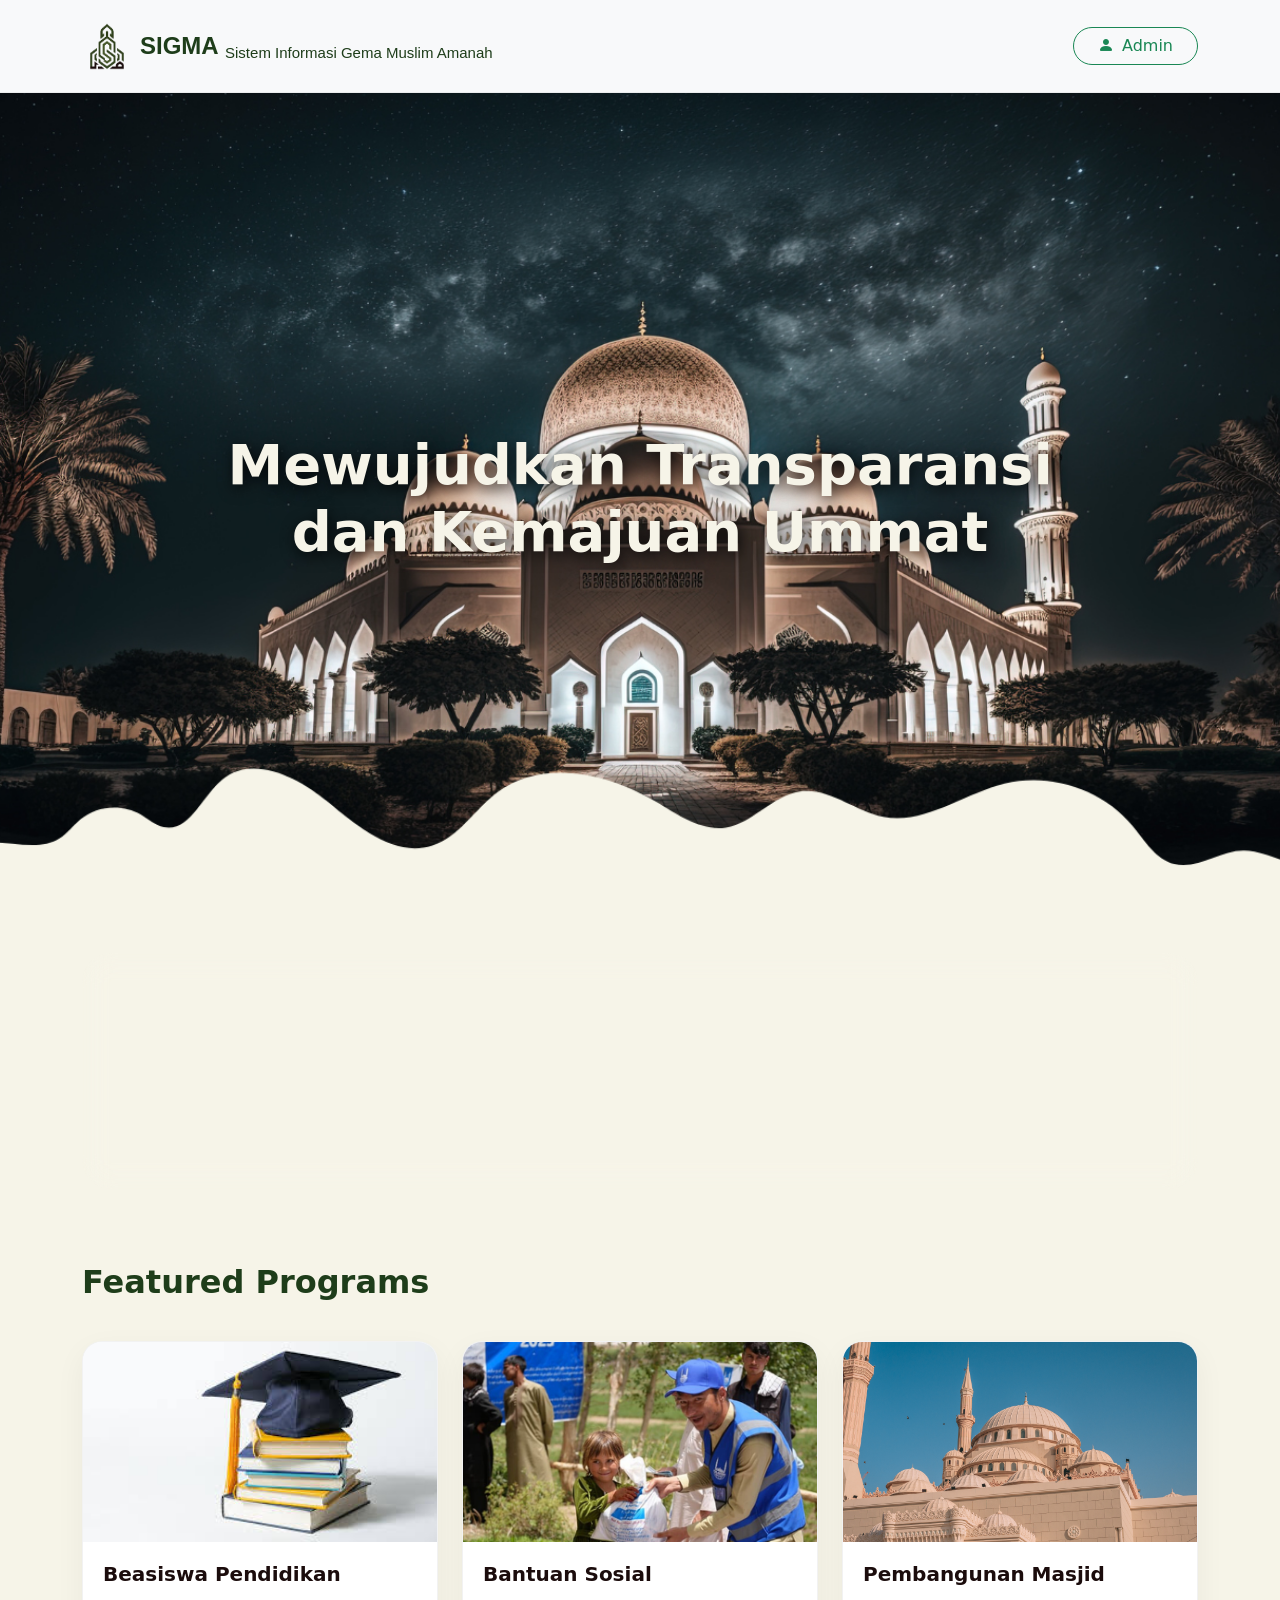
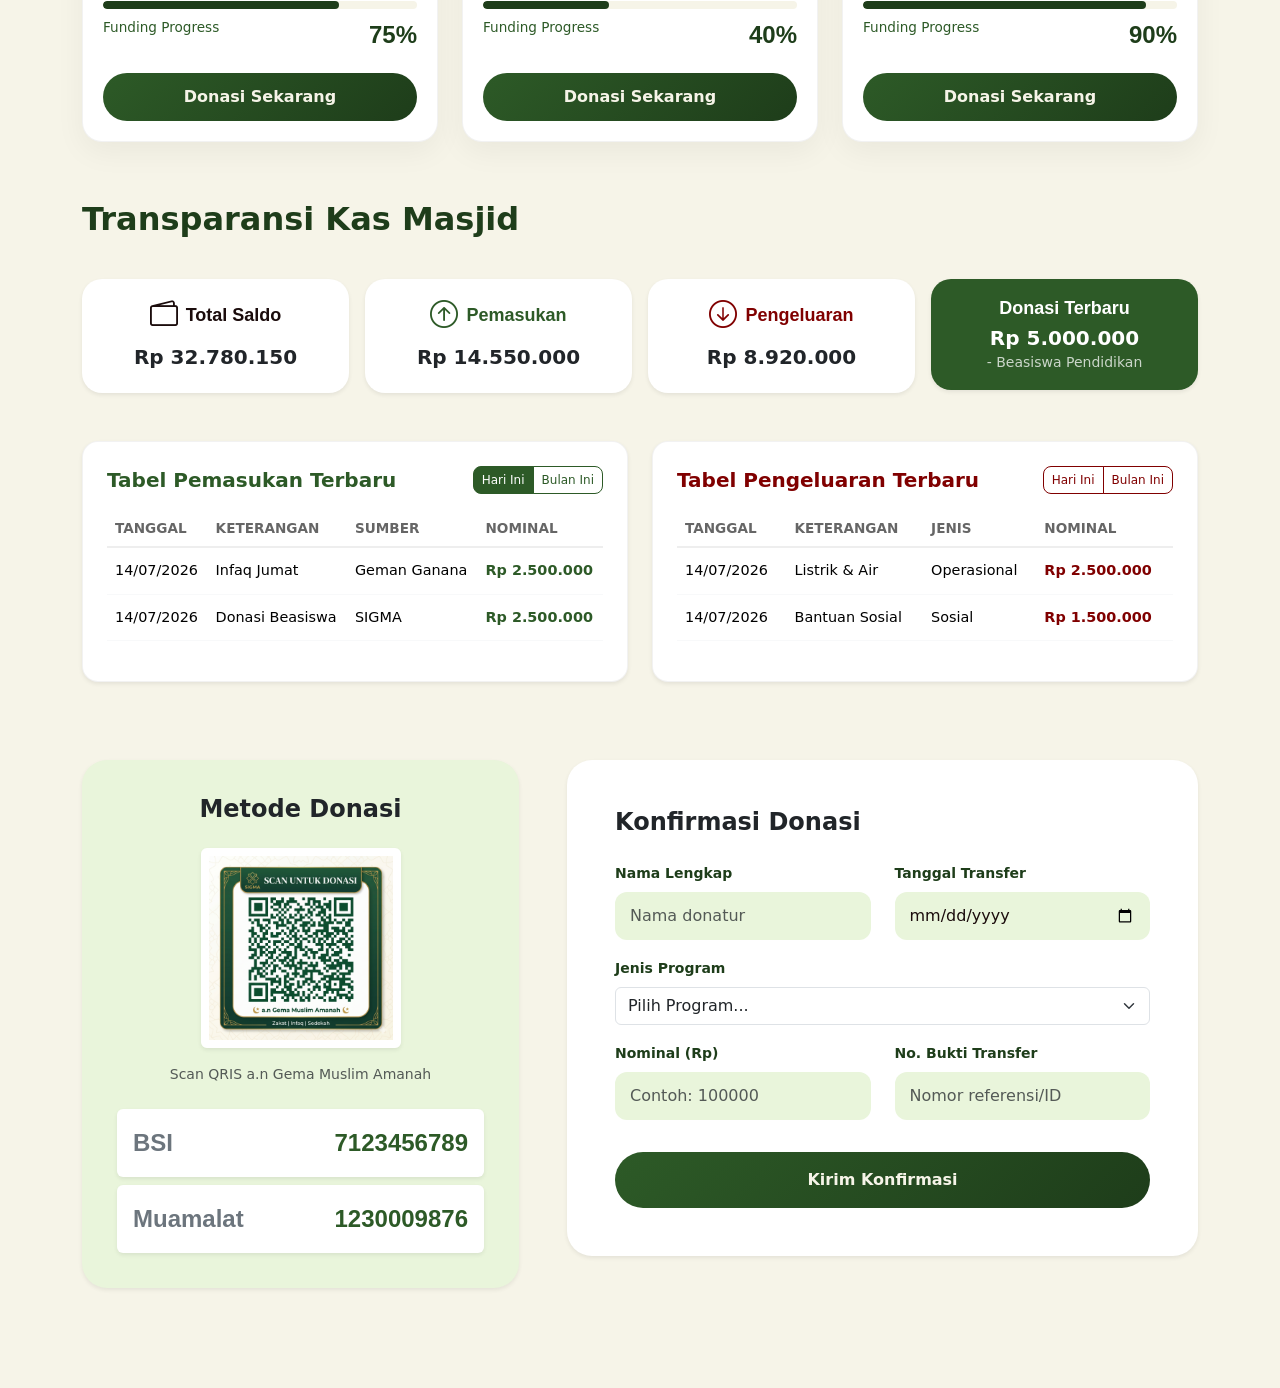
<file: index.html>
<!DOCTYPE html>
<html lang="en">

<head>
    <meta charset="UTF-8">
    <meta name="viewport" content="width=device-width, initial-scale=1.0">
    <title>SIGMA</title>

    <link href="https://cdn.jsdelivr.net/npm/bootstrap@5.3.8/dist/css/bootstrap.min.css" rel="stylesheet"
        integrity="sha384-sRIl4kxILFvY47J16cr9ZwB07vP4J8+LH7qKQnuqkuIAvNWLzeN8tE5YBujZqJLB" crossorigin="anonymous">
    <script src="https://cdn.jsdelivr.net/npm/bootstrap@5.3.8/dist/js/bootstrap.bundle.min.js"
        integrity="sha384-FKyoEForCGlyvwx9Hj09JcYn3nv7wiPVlz7YYwJrWVcXK/BmnVDxM+D2scQbITxI"
        crossorigin="anonymous"></script>
    <link rel="stylesheet" href="https://cdn.jsdelivr.net/npm/bootstrap-icons@1.11.3/font/bootstrap-icons.min.css">
    <link href="https://fonts.googleapis.com/css2?family=Poppins:wght@300;400;600;700&display=swap" rel="stylesheet">
    <link rel="stylesheet" href="style.css">
</head>

<body>
    <nav class="navbar navbar-expand-lg bg-light shadow-sm py-3">
        <div class="container">
            <a class="navbar-brand d-flex align-items-center" href="index.html">
                <img src="asset/SIGMA.png" alt="Logo" height="50" class="me-2">
                <div>
                    <span>SIGMA</span>
                    <sub>Sistem Informasi Gema Muslim Amanah</sub>
                </div>
            </a>

            <div class="ms-auto d-flex align-items-center">

                <a href="login.html" class="btn btn-outline-success rounded-pill px-4 d-flex align-items-center">
                    <i class="bi bi-person-fill me-2"></i> Admin
                </a>
            </div>
        </div>
    </nav>

    <section class="hero-banner">
        <h1 class="hero-title">
            Mewujudkan Transparansi <br> dan Kemajuan Ummat
        </h1>
    </section>

    <section class="about-section">
        <div class="container">
            <div class="glass-box">
                <h2 class="fw-bold mb-4">TENTANG SIGMA</h2>
                <p>SIGMA (Sistem Informasi Gema Muslim Amanah) adalah platform digital yang dirancang untuk memperkuat
                    transparansi dan akuntabilitas organisasi. Kami berfokus pada digitalisasi pengelolaan dana ummat,
                    pelaporan kegiatan secara real-time, dan mempermudah akses informasi bagi para relawan serta donatur
                    secara amanah.</p>
            </div>
        </div>
    </section>

    <section class="programs-section">
        <div class="container">
            <h2 class="section-title">Featured Programs</h2>

            <div class="row g-4 justify-content-center">
                <div class="col-md-4">
                    <div class="program-card">
                        <img src="asset/beasiswa.jpg" alt="Beasiswa Pendidikan">
                        <div class="program-content">
                            <h5>Beasiswa Pendidikan</h5>
                            <div class="progress-info">
                                <div class="progress">
                                    <div class="progress-bar" style="width: 75%"></div>
                                </div>
                                <p>Funding Progress <span>75%</span></p>
                            </div>
                            <a href="#donasi" class="btn-donasi">Donasi Sekarang</a>
                        </div>
                    </div>
                </div>

                <div class="col-md-4">
                    <div class="program-card">
                        <img src="asset/sosial.jpg" alt="Bantuan Sosial">
                        <div class="program-content">
                            <h5>Bantuan Sosial</h5>
                            <div class="progress-info">
                                <div class="progress">
                                    <div class="progress-bar" style="width: 40%"></div>
                                </div>
                                <p>Funding Progress <span>40%</span></p>
                            </div>
                            <a href="#donasi" class="btn-donasi">Donasi Sekarang</a>
                        </div>
                    </div>
                </div>

                <div class="col-md-4">
                    <div class="program-card">
                        <img src="asset/pembangunan.jpg" alt="Pembangunan Masjid">
                        <div class="program-content">
                            <h5>Pembangunan Masjid</h5>
                            <div class="progress-info">
                                <div class="progress">
                                    <div class="progress-bar" style="width: 90%"></div>
                                </div>
                                <p>Funding Progress <span>90%</span></p>
                            </div>
                            <a href="#donasi" class="btn-donasi">Donasi Sekarang</a>
                        </div>
                    </div>
                </div>
            </div>
        </div>
    </section>

    <section class="kas-section py-5">
        <div class="container">
            <h2 class="kas-title">Transparansi Kas Masjid</h2>

            <div class="row g-3 mb-5 text-center">
                <div class="col-md-3">
                    <div class="summary-card shadow-sm p-3">
                        <div class="d-flex align-items-center justify-content-center mb-2">
                            <i class="bi bi-wallet2 fs-3 me-2"></i>
                            <span class="text-kas-1 fw-bold">Total Saldo</span>
                        </div>
                        <h5 class="fw-bold">Rp 32.780.150</h5>
                    </div>
                </div>
                <div class="col-md-3">
                    <div class="summary-card shadow-sm p-3 border-4">
                        <div class="d-flex align-items-center justify-content-center mb-2">
                            <i class="bi bi-arrow-up-circle fs-3 me-2 arrow-up"></i>
                            <span class="text-kas-2 fw-bold">Pemasukan</span>
                        </div>
                        <h5 class="fw-bold">Rp 14.550.000</h5>
                    </div>
                </div>
                <div class="col-md-3">
                    <div class="summary-card shadow-sm p-3 border-4">
                        <div class="d-flex align-items-center justify-content-center mb-2">
                            <i class="bi bi-arrow-down-circle fs-3 me-2 arrow-down"></i>
                            <span class="text-kas-3 fw-bold">Pengeluaran</span>
                        </div>
                        <h5 class="fw-bold">Rp 8.920.000</h5>
                    </div>
                </div>
                <div class="col-md-3">
                    <div class="summary-card-donasi shadow-sm p-3 text-white">
                        <span class="text-kas-4 fw-bold d-block mb-1">Donasi Terbaru</span>
                        <h5 class="fw-bold mb-0">Rp 5.000.000</h5>
                        <small class="opacity-75">- Beasiswa Pendidikan</small>
                    </div>
                </div>
            </div>

            <div class="row g-4">
                <div class="col-lg-6">
                    <div class="table-container p-4 shadow-sm bg-white rounded-4">
                        <div class="d-flex justify-content-between align-items-center mb-3">
                            <h5 class="fw-bold mb-0 text-pemasukan">Tabel Pemasukan Terbaru</h5>
                            <div class="btn-group btn-group-sm">
                                <button class="btn btn-outline-pemasukan active">Hari Ini</button>
                                <button class="btn btn-outline-pemasukan">Bulan Ini</button>
                            </div>
                        </div>
                        <div class="table-responsive">
                            <table class="table table-hover align-middle custom-table">
                                <thead>
                                    <tr>
                                        <th>Tanggal</th>
                                        <th>Keterangan</th>
                                        <th>Sumber</th>
                                        <th>Nominal</th>
                                    </tr>
                                </thead>
                                <tbody>
                                    <tr>
                                        <td>14/07/2026</td>
                                        <td>Infaq Jumat</td>
                                        <td>Geman Ganana</td>
                                        <td class="text-pemasukan fw-bold">Rp 2.500.000</td>
                                    </tr>
                                    <tr>
                                        <td>14/07/2026</td>
                                        <td>Donasi Beasiswa</td>
                                        <td>SIGMA</td>
                                        <td class="text-pemasukan fw-bold">Rp 2.500.000</td>
                                    </tr>
                                </tbody>
                            </table>
                        </div>
                    </div>
                </div>

                <div class="col-lg-6">
                    <div class="table-container p-4 shadow-sm bg-white rounded-4">
                        <div class="d-flex justify-content-between align-items-center mb-3">
                            <h5 class="fw-bold mb-0 text-pengeluaran">Tabel Pengeluaran Terbaru</h5>
                            <div class="btn-group btn-group-sm">
                                <button class="btn btn-outline-pengeluaran">Hari Ini</button>
                                <button class="btn btn-outline-pengeluaran">Bulan Ini</button>
                            </div>
                        </div>
                        <div class="table-responsive">
                            <table class="table table-hover align-middle custom-table">
                                <thead>
                                    <tr>
                                        <th>Tanggal</th>
                                        <th>Keterangan</th>
                                        <th>Jenis</th>
                                        <th>Nominal</th>
                                    </tr>
                                </thead>
                                <tbody>
                                    <tr>
                                        <td>14/07/2026</td>
                                        <td>Listrik & Air</td>
                                        <td>Operasional</td>
                                        <td class="text-pengeluaran fw-bold">Rp 2.500.000</td>
                                    </tr>
                                    <tr>
                                        <td>14/07/2026</td>
                                        <td>Bantuan Sosial</td>
                                        <td>Sosial</td>
                                        <td class="text-pengeluaran fw-bold">Rp 1.500.000</td>
                                    </tr>
                                </tbody>
                            </table>
                        </div>
                    </div>
                </div>
            </div>
        </div>
    </section>

    <section class="donation-area" id="donasi">
        <div class="container">
            <div class="row g-5">

                <div class="col-lg-5">
                    <div class="payment-card shadow-sm">
                        <h4 class="fw-bold mb-4 text-center">Metode Donasi</h4>
                        <div class="qr-wrapper text-center mb-4">
                            <img src="asset/qr-code.png" alt="QRIS SIGMA" class="img-fluid rounded shadow-sm"
                                style="max-width: 200px; border: 8px solid white;">
                            <p class="mt-3 text-muted small">Scan QRIS a.n Gema Muslim Amanah</p>
                        </div>

                        <div class="bank-list">
                            <div
                                class="bank-item p-3 mb-2 bg-white rounded d-flex justify-content-between align-items-center shadow-sm">
                                <span class="fw-bold text-secondary">BSI</span>
                                <span class="text-success fw-bold">7123456789</span>
                            </div>
                            <div
                                class="bank-item p-3 bg-white rounded d-flex justify-content-between align-items-center shadow-sm">
                                <span class="fw-bold text-secondary">Muamalat</span>
                                <span class="text-success fw-bold">1230009876</span>
                            </div>
                        </div>
                    </div>
                </div>

                <div class="col-lg-7">
                    <div class="form-card p-4 p-md-5 shadow-sm bg-white border-0" style="border-radius: 25px;">
                        <h4 class="fw-bold mb-4">Konfirmasi Donasi</h4>
                        <form id="formDonasi">
                            <div class="row">
                                <div class="col-md-6 mb-3">
                                    <label class="form-label small fw-bold">Nama Lengkap</label>
                                    <input type="text" class="form-control" placeholder="Nama donatur" required>
                                </div>
                                <div class="col-md-6 mb-3">
                                    <label class="form-label small fw-bold">Tanggal Transfer</label>
                                    <input type="date" class="form-control" required>
                                </div>
                            </div>

                            <div class="mb-3">
                                <label class="form-label small fw-bold">Jenis Program</label>
                                <select class="form-select" id="selectProgram" required>
                                    <option value="" disabled selected>Pilih Program...</option>
                                    <option value="Beasiswa Pendidikan">Beasiswa Pendidikan</option>
                                    <option value="Bantuan Sosial">Bantuan Sosial</option>
                                    <option value="Pembangunan Masjid">Pembangunan Masjid</option>
                                </select>
                            </div>

                            <div class="row">
                                <div class="col-md-6 mb-3">
                                    <label class="form-label small fw-bold">Nominal (Rp)</label>
                                    <input type="number" class="form-control" placeholder="Contoh: 100000" required>
                                </div>
                                <div class="col-md-6 mb-3">
                                    <label class="form-label small fw-bold">No. Bukti Transfer</label>
                                    <input type="text" class="form-control" placeholder="Nomor referensi/ID" required>
                                </div>
                            </div>

                            <button type="submit" class="btn btn-success w-100 py-3 mt-3 rounded-pill fw-bold">Kirim
                                Konfirmasi</button>
                        </form>
                    </div>
                </div>

            </div>
        </div>
    </section>
</body>

</html>
</file>
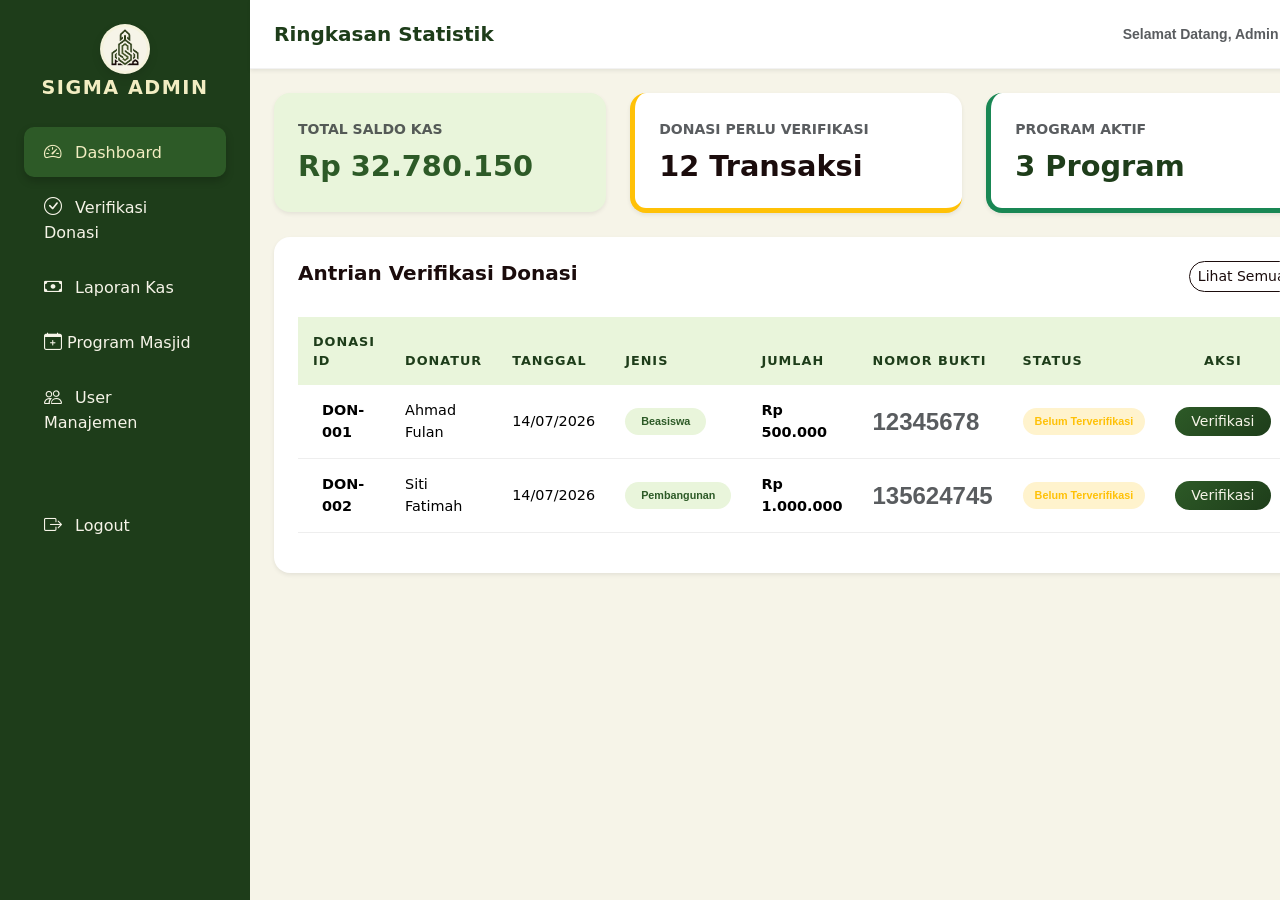
<file: dashboard.html>
<!DOCTYPE html>
<html lang="en">

<head>
    <meta charset="UTF-8">
    <meta name="viewport" content="width=device-width, initial-scale=1.0">
    <title>Dashboard</title>

    <link href="https://cdn.jsdelivr.net/npm/bootstrap@5.3.8/dist/css/bootstrap.min.css" rel="stylesheet"
        integrity="sha384-sRIl4kxILFvY47J16cr9ZwB07vP4J8+LH7qKQnuqkuIAvNWLzeN8tE5YBujZqJLB" crossorigin="anonymous">
    <script src="https://cdn.jsdelivr.net/npm/bootstrap@5.3.8/dist/js/bootstrap.bundle.min.js"
        integrity="sha384-FKyoEForCGlyvwx9Hj09JcYn3nv7wiPVlz7YYwJrWVcXK/BmnVDxM+D2scQbITxI"
        crossorigin="anonymous"></script>
    <link rel="stylesheet" href="https://cdn.jsdelivr.net/npm/bootstrap-icons@1.11.3/font/bootstrap-icons.min.css">
    <link href="https://fonts.googleapis.com/css2?family=Poppins:wght@300;400;600;700&display=swap" rel="stylesheet">
    <link rel="stylesheet" href="style.css">
</head>

<body>
    <div class="dash-body d-flex" id="wrapper">
        <div class="sidebar" style="background-color: var(--hijau-tua); min-width: 250px; min-height: 100vh;">
            <div class="sidebar-heading text-center py-4 text-white">
                <div class="logo">
                    <img src="asset/SIGMA.png" height="40" class="mb-2"><br>
                </div>
                <b style="color: var(--cream);">SIGMA ADMIN</b>
            </div>
            <div class="list-group list-group-flush px-3">
                <nav class="list-group list-group-flush px-2">
                    <a href="dashboard.html" class="list-group-item list-group-item-action active-menu"><i 
                        class="bi bi-speedometer2 me-2"></i> Dashboard</a>
                    <a href="verifikasi.html" class="list-group-item list-group-item-action"><i class="bi bi-check-circle me-2"></i> 
                        Verifikasi Donasi</a>
                    <a href="kas.html" class="list-group-item list-group-item-action"><i class="bi bi-cash me-2"></i>
                        Laporan Kas</a>
                    <a href="program.html" class="list-group-item list-group-item-action"><i class="bi bi-calendar-plus"></i>
                        Program Masjid</a>
                    <a href="user.html" class="list-group-item list-group-item-action"><i class="bi bi-people me-2"></i> User
                        Manajemen</a>
                    <a href="index.html" class="list-group-item list-group-item-action mt-5 text-danger"><i
                            class="bi bi-box-arrow-right me-2"></i> Logout</a>
                </nav>
            </div>
        </div>

        <div id="page-content-wrapper" class="w-100" style="background-color: var(--putih);">
            <nav class="navbar navbar-expand-lg navbar-light bg-white py-3 px-4 shadow-sm">
                <h5 class="fw-bold m-0">Ringkasan Statistik</h5>
                <div class="ms-auto d-flex align-items-center">
                    <span class="me-3 small text-muted">Selamat Datang, Admin</span>
                    <i class="bi bi-person-circle fs-4"></i>
                </div>
            </nav>

            <div class="container-fluid p-4">
                <div class="row g-4 mb-4">
                    <div class="col-md-4">
                        <div class="stat-card p-4 shadow-sm rounded-4" style="background-color: var(--sage);">
                            <small class="text-muted fw-bold">TOTAL SALDO KAS</small>
                            <h2 class="fw-bold mt-2" style="color: var(--hijau-muda);">Rp 32.780.150</h2>
                        </div>
                    </div>
                    <div class="col-md-4">
                        <div class="stat-card p-4 shadow-sm rounded-4 bg-white border-start border-warning border-5">
                            <small class="text-muted fw-bold text-uppercase">Donasi Perlu Verifikasi</small>
                            <h2 class="fw-bold mt-2" style="color: var(--coklat);">12 Transaksi</h2>
                        </div>
                    </div>
                    <div class="col-md-4">
                        <div class="stat-card p-4 shadow-sm rounded-4 bg-white border-start border-success border-5">
                            <small class="text-muted fw-bold text-uppercase">Program Aktif</small>
                            <h2 class="fw-bold mt-2" style="color: var(--hijau-tua);">3 Program</h2>
                        </div>
                    </div>
                </div>

                <div class="bg-white p-4 rounded-4 shadow-sm">
                    <div class="d-flex justify-content-between align-items-center mb-4">
                        <h5 class="fw-bold">Antrian Verifikasi Donasi</h5>
                        <a href="verifikasi.html"><button class="btn btn-sm btn-outline-dark rounded-pill">Lihat Semua</button></a>
                    </div>
                    <div class="table-responsive">
                        <table class="table align-middle custom-admin-table">
                            <thead>
                                <tr>
                                    <th>Donasi ID</th>
                                    <th>Donatur</th>
                                    <th>Tanggal</th>
                                    <th>Jenis</th>
                                    <th>Jumlah</th>
                                    <th>Nomor Bukti</th>
                                    <th>Status</th>
                                    <th class="text-center pe-4">Aksi</th>
                                </tr>
                            </thead>
                            <tbody>
                                <tr>
                                    <td class="ps-4 fw-bold">DON-001</td>
                                    <td>Ahmad Fulan</td>
                                    <td>14/07/2026</td>
                                    <td><span class="badge bg-sage text-success rounded-pill px-3">Beasiswa</span></td>
                                    <td class="fw-bold">Rp 500.000</td>
                                    <td><span class="text-muted">12345678</span></td>
                                    <td><span class="badge bg-warning-subtle text-warning rounded-pill">Belum Terverifikasi</span>
                                    </td>
                                    <td class="text-center pe-4">
                                        <div class="d-flex gap-2 justify-content-center">
                                            <button class="btn btn-sm btn-success rounded-pill px-3">Verifikasi</button>
                                        </div>
                                    </td>
                                </tr>
                                <tr>
                                    <td class="ps-4 fw-bold">DON-002</td>
                                    <td>Siti Fatimah</td>
                                    <td>14/07/2026</td>
                                    <td><span class="badge bg-sage text-success rounded-pill px-3">Pembangunan</span>
                                    </td>
                                    <td class="fw-bold">Rp 1.000.000</td>
                                    <td><span class="text-muted">135624745</span></td>
                                    <td><span class="badge bg-warning-subtle text-warning rounded-pill">Belum Terverifikasi</span>
                                    </td>
                                    <td class="text-center pe-4">
                                        <div class="d-flex gap-2 justify-content-center">
                                            <button class="btn btn-sm btn-success rounded-pill px-3">Verifikasi</button>
                                        </div>
                                    </td>
                                </tr>
                            </tbody>
                        </table>
                    </div>
                </div>
            </div>
        </div>
    </div>
</body>

</html>
</file>
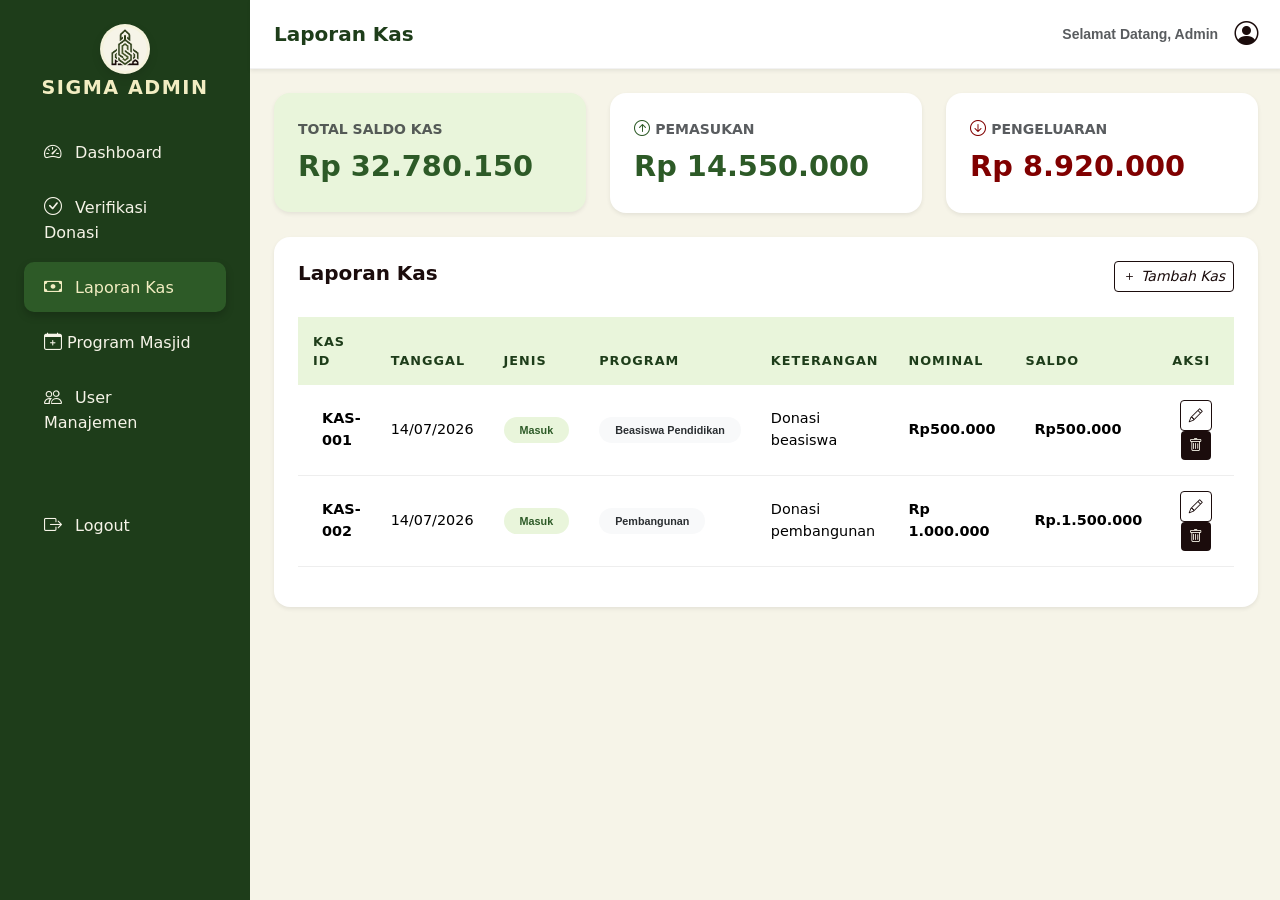
<file: kas.html>
<!DOCTYPE html>
<html lang="en">

<head>
    <meta charset="UTF-8">
    <meta name="viewport" content="width=device-width, initial-scale=1.0">
    <title>Laporan Kas</title>

    <link href="https://cdn.jsdelivr.net/npm/bootstrap@5.3.8/dist/css/bootstrap.min.css" rel="stylesheet"
        integrity="sha384-sRIl4kxILFvY47J16cr9ZwB07vP4J8+LH7qKQnuqkuIAvNWLzeN8tE5YBujZqJLB" crossorigin="anonymous">
    <script src="https://cdn.jsdelivr.net/npm/bootstrap@5.3.8/dist/js/bootstrap.bundle.min.js"
        integrity="sha384-FKyoEForCGlyvwx9Hj09JcYn3nv7wiPVlz7YYwJrWVcXK/BmnVDxM+D2scQbITxI"
        crossorigin="anonymous"></script>
    <link rel="stylesheet" href="https://cdn.jsdelivr.net/npm/bootstrap-icons@1.11.3/font/bootstrap-icons.min.css">
    <link href="https://fonts.googleapis.com/css2?family=Poppins:wght@300;400;600;700&display=swap" rel="stylesheet">
    <link rel="stylesheet" href="style.css">
</head>

<body>
    <div class="dash-body d-flex" id="wrapper">
        <div class="sidebar" style="background-color: var(--hijau-tua); min-width: 250px; min-height: 100vh;">
            <div class="sidebar-heading text-center py-4 text-white">
                <div class="logo">
                    <img src="asset/SIGMA.png" height="40" class="mb-2"><br>
                </div>
                <b style="color: var(--cream);">SIGMA ADMIN</b>
            </div>
            <div class="list-group list-group-flush px-3">
                <nav class="list-group list-group-flush px-2">
                    <a href="dashboard.html" class="list-group-item list-group-item-action"><i class="bi bi-speedometer2 me-2"></i> 
                        Dashboard</a>
                    <a href="verifikasi.html" class="list-group-item list-group-item-action"><i class="bi bi-check-circle me-2"></i> 
                        Verifikasi Donasi</a>
                    <a href="kas.html" class="list-group-item list-group-item-action active-menu"><i class="bi bi-cash me-2"></i>
                        Laporan Kas</a>
                    <a href="program.html" class="list-group-item list-group-item-action"><i class="bi bi-calendar-plus"></i>
                        Program Masjid</a>
                    <a href="user.html" class="list-group-item list-group-item-action"><i class="bi bi-people me-2"></i> User
                        Manajemen</a>
                    <a href="index.html" class="list-group-item list-group-item-action mt-5 text-danger"><i
                            class="bi bi-box-arrow-right me-2"></i> Logout</a>
                </nav>
            </div>
        </div>

        <div id="page-content-wrapper" class="w-100" style="background-color: var(--putih);">
            <nav class="navbar navbar-expand-lg navbar-light bg-white py-3 px-4 shadow-sm">
                <h5 class="fw-bold m-0">Laporan Kas</h5>
                <div class="ms-auto d-flex align-items-center">
                    <span class="me-3 small text-muted">Selamat Datang, Admin</span>
                    <i class="bi bi-person-circle fs-4"></i>
                </div>
            </nav>

            <div class="container-fluid p-4">
                <div class="row g-4 mb-4">
                    <div class="col-md-4">
                        <div class="stat-card p-4 shadow-sm rounded-4" style="background-color: var(--sage);">
                            <small class="text-muted fw-bold">TOTAL SALDO KAS</small>
                            <h2 class="fw-bold mt-2" style="color: var(--hijau-muda);">Rp 32.780.150</h2>
                        </div>
                    </div>
                    <div class="col-md-4">
                        <div class="stat-card p-4 shadow-sm rounded-4 bg-white border-5">
                            <i class="bi bi-arrow-up-circle text-uppercase" style="color: var(--hijau-muda);"></i>
                            <small class="text-muted fw-bold text-uppercase">Pemasukan</small>
                            <h2 class="fw-bold mt-2" style="color: var(--hijau-muda);">Rp 14.550.000</h2>
                        </div>
                    </div>
                    <div class="col-md-4">
                        <div class="stat-card p-4 shadow-sm rounded-4 bg-white border-5">
                            <i class="bi bi-arrow-down-circle text-uppercase" style="color: maroon;"></i>
                            <small class="text-muted fw-bold text-uppercase">Pengeluaran</small>
                            <h2 class="fw-bold mt-2" style="color: maroon;">Rp 8.920.000</h2>
                        </div>
                    </div>
                </div>

                <div class="bg-white p-4 rounded-4 shadow-sm">
                    <div class="d-flex justify-content-between align-items-center mb-4">
                        <h5 class="fw-bold">Laporan Kas</h5>
                        <a href="tambahKas.html"><button class="btn btn-sm btn-outline-dark"><i class="bi bi-plus"> Tambah Kas</i></button></a>
                    </div>
                    <div class="table-responsive">
                        <table class="table align-middle custom-admin-table">
                            <thead>
                                <tr>
                                    <th>Kas ID</th>
                                    <th>Tanggal</th>
                                    <th>Jenis</th>
                                    <th>Program</th>
                                    <th>Keterangan</th>
                                    <th>Nominal</th>
                                    <th>Saldo</th>
                                    <th class="text-center pe-4">Aksi</th>
                                </tr>
                            </thead>
                            <tbody>
                                <tr>
                                    <td class="ps-4 fw-bold">KAS-001</td>
                                    <td>14/07/2026</td>
                                    <td><span class="badge bg-sage text-success rounded-pill px-3">Masuk</span></td>
                                    <td><span class="badge bg-light text-secondary-emphasis rounded-pill px-3">Beasiswa Pendidikan</span></td>
                                    <td>Donasi beasiswa</td>
                                    <td class="fw-bold">Rp500.000</td>
                                    <td class="ps-4 fw-bold">Rp500.000</td>
                                    <td class="text-center">
                                        <a href="editKas.html"><button class="btn btn-sm btn-outline-dark"><i
                                                class="bi bi-pencil"></i></button></a>
                                        <button class="btn btn-sm btn-coklat"><i class="bi bi-trash"></i></button>
                                    </td>
                                </tr>
                                <tr>
                                    <td class="ps-4 fw-bold">KAS-002</td>
                                    <td>14/07/2026</td>
                                    <td><span class="badge bg-sage text-success rounded-pill px-3">Masuk</span></td>
                                    <td><span class="badge bg-light text-secondary-emphasis rounded-pill px-3">Pembangunan</span></td>
                                    <td>Donasi pembangunan</td>
                                    <td class="fw-bold">Rp 1.000.000</td>
                                    <td class="ps-4 fw-bold">Rp.1.500.000</td>
                                    <td class="text-center">
                                        <button class="btn btn-sm btn-outline-dark"><i
                                                class="bi bi-pencil"></i></button>
                                        <button class="btn btn-sm btn-coklat"><i class="bi bi-trash"></i></button>
                                    </td>
                                </tr>
                            </tbody>
                        </table>
                    </div>
                </div>
            </div>
        </div>
    </div>
</body>

</html>
</file>
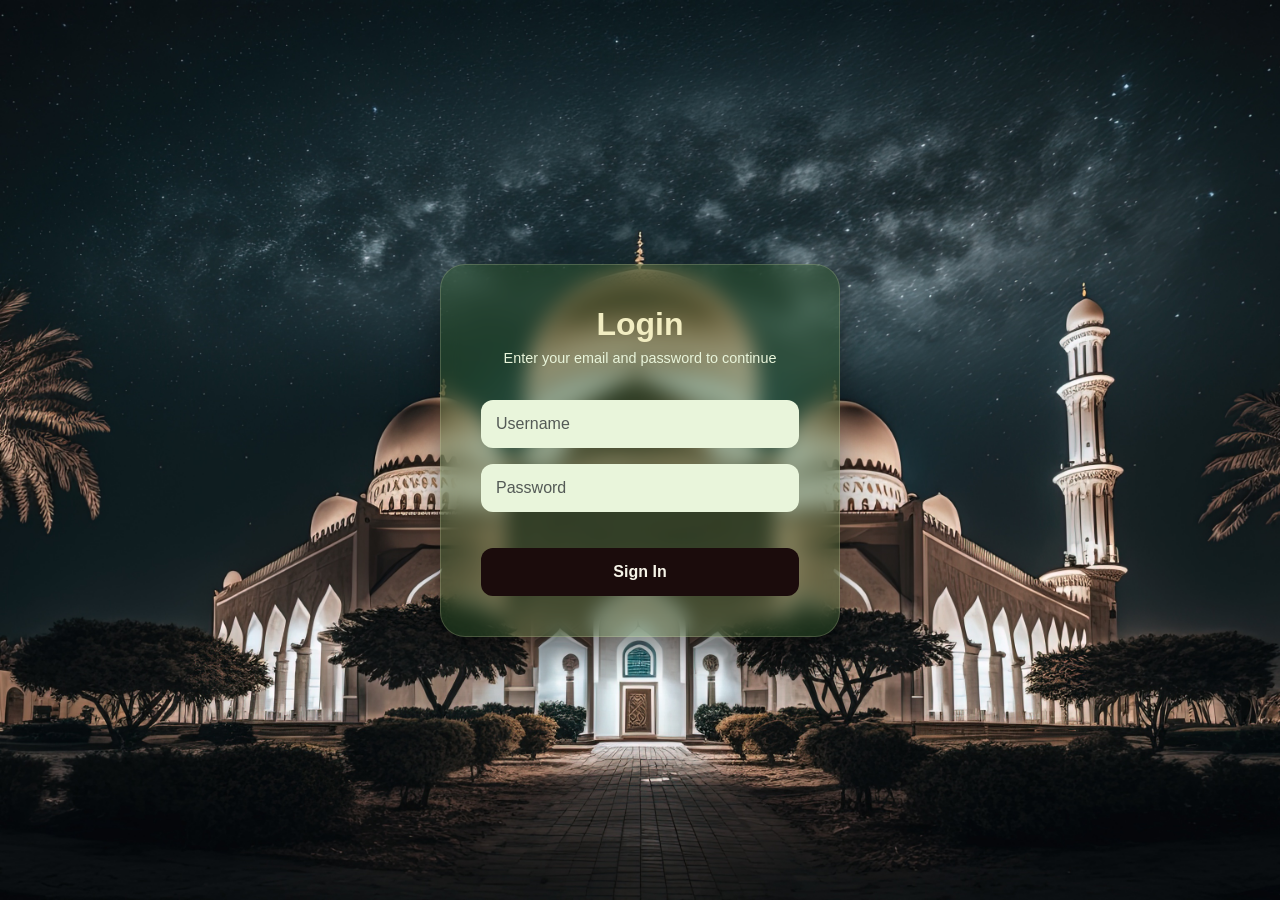
<file: login.html>
<!DOCTYPE html>
<html lang="en">

<head>
    <meta charset="UTF-8">
    <meta name="viewport" content="width=device-width, initial-scale=1.0">
    <title>LOGIN</title>

    <link href="https://cdn.jsdelivr.net/npm/bootstrap@5.3.8/dist/css/bootstrap.min.css" rel="stylesheet"
        integrity="sha384-sRIl4kxILFvY47J16cr9ZwB07vP4J8+LH7qKQnuqkuIAvNWLzeN8tE5YBujZqJLB" crossorigin="anonymous">
    <script src="https://cdn.jsdelivr.net/npm/bootstrap@5.3.8/dist/js/bootstrap.bundle.min.js"
        integrity="sha384-FKyoEForCGlyvwx9Hj09JcYn3nv7wiPVlz7YYwJrWVcXK/BmnVDxM+D2scQbITxI"
        crossorigin="anonymous"></script>
    <link rel="stylesheet" href="https://cdn.jsdelivr.net/npm/bootstrap-icons@1.11.3/font/bootstrap-icons.min.css">
    <link href="https://fonts.googleapis.com/css2?family=Poppins:wght@300;400;600;700&display=swap" rel="stylesheet">
    <link rel="stylesheet" href="style.css">
</head>

<body>
    <div class="login-body">
        <div class="login-box">
            <h2>Login</h2>
            <p>Enter your email and password to continue</p>
            <form action="dashboard.html">
                <div class="mb-3">
                    <input type="text" class="form-control" placeholder="Username" required>
                </div>
                <div class="mb-3">
                    <input type="password" class="form-control" placeholder="Password" required>
                </div>
                <button type="submit" class="btn btn-signin">Sign In</button>
            </form>
        </div>
    </div>
</body>

</html>
</file>
<file: style.css>
:root {
    --coklat: #1B0C0C;
    --hijau-muda: #2d5a27;
    --hijau-tua: #1e3d1a;
    --cream: #F2EDC2;
    --sage: #E9F5DB;
    --putih: #F6F4E8;

    --h1-size: 32px;
    --h2-size: 24px;
    --h3-size: 18px;
    --h4-size: 16px;
    --h5-size: 14px;
}

body {
    margin: 0;
    padding: 0;
}

.navbar {
    background-color: var(--sage);
}

span {
    font-family: 'Segoe UI', sans-serif;
    color: var(--hijau-tua);
    font-size: var(--h2-size);
    font-weight: 900;
}

sub {
    font-family: 'Segoe UI', sans-serif;
    color: var(--hijau-tua);
}

.navbar-brand {
    text-decoration: none;
}

h1,
h2,
p {
    margin: 0;
    padding: 0;
}

.hero-banner {
    width: 100%;
    height: 90vh;
    background-image: url('asset/masjid.png');
    background-size: cover;
    background-position: center bottom;
    background-repeat: no-repeat;
    display: flex;
    align-items: center;
    justify-content: center;
}

.hero-title {
    color: var(--putih);
    font-size: 3.5rem;
    font-weight: 700;
    text-align: center;
    text-shadow: 2px 4px 15px rgba(0, 0, 0, 0.8);
    padding: 0 20px;
}

.about-section {
    background-color: var(--putih);
    padding: 80px 0;
    min-height: 400px;
}

.glass-box {
    margin-top: -30px;
    margin-bottom: -30px;
    background: var(--sage);
    backdrop-filter: blur(15px);
    -webkit-backdrop-filter: blur(15px);
    border: 1px solid rgba(255, 255, 255, 0.3);
    border-radius: 30px;
    padding: 50px;
    text-align: center;
    box-shadow: 0 15px 35px rgba(0, 0, 0, 0.05);
    color: var(--coklat);
}

.glass-box h2 {
    color: var(--hijau-tua);
    letter-spacing: 2px;
}

.programs-section {
    padding: 10px 0;
    background-color: var(--putih);
}

.section-title {
    margin-top: -50px;
    font-weight: 700;
    color: var(--hijau-tua);
    margin-bottom: 40px;
    text-align: left;
}

.program-card {
    background: white;
    border-radius: 20px;
    overflow: hidden;
    box-shadow: 0 10px 30px rgba(0, 0, 0, 0.05);
    transition: transform 0.3s ease;
    height: 100%;
    border: 1px solid rgba(0, 0, 0, 0.05);
}

.program-card:hover {
    transform: translateY(-10px);
}

.program-card img {
    width: 100%;
    height: 200px;
    object-fit: cover;
}

.program-content {
    padding: 20px;
}

.program-content h5 {
    font-weight: 700;
    color: var(--coklat);
    margin-bottom: 15px;
}

.progress-info p {
    font-size: 0.85rem;
    color: var(--hijau-muda);
    margin-top: 8px;
    display: flex;
    justify-content: space-between;
}

.progress {
    height: 8px;
    background-color: var(--putih);
    border-radius: 10px;
}

.progress-bar {
    background-color: var(--hijau-tua);
    border-radius: 10px;
}

.btn-donasi {
    display: block;
    width: 100%;
    background: linear-gradient(135deg, var(--hijau-muda), var(--hijau-tua));
    color: var(--putih);
    text-align: center;
    padding: 12px;
    border-radius: 50px;
    text-decoration: none;
    font-weight: 600;
    margin-top: 20px;
    transition: 0.3s;
}

.btn-donasi:hover {
    color: var(--putih);
    box-shadow: 0 5px 15px rgba(45, 90, 39, 0.3);
    opacity: 0.9;
}

.donation-area {
    margin-top: -50px;
    padding: 80px 0 100px 0;
    background-color: var(--putih);
}

.payment-card {
    background: var(--sage);
    padding: 35px;
    border-radius: 25px;
    height: 100%;
}

.form-control:focus,
.form-select:focus {
    border-color: var(--hijau-tua);
    box-shadow: 0 0 0 0.25rem rgba(45, 90, 39, 0.1);
}

.form-label {
    color: var(--hijau-tua);
}

.btn-success {
    background: linear-gradient(135deg, var(--hijau-muda), var(--hijau-tua));
    color: var(--putih);
    text-align: center;
}

.btn-success:hover {
    color: var(--putih);
    box-shadow: 0 5px 10px rgba(45, 90, 39, 0.3);
    opacity: 0.9;
}

.kas-section {
    background-color: var(--putih);
}

.kas-title {
    font-weight: 700;
    color: var(--hijau-tua);
    margin-bottom: 40px;
    text-align: left;
}

.summary-card {
    background: white;
    border-radius: 20px;
    border: none;
    transition: transform 0.3s;
}

.summary-card:hover {
    transform: scale(1.05);
}

.summary-card-donasi {
    background: var(--hijau-muda);
    border-radius: 20px;
    border: none;
    transition: transform 0.3s;
}

.summary-card-donasi:hover {
    transform: scale(1.05);
}

.table-container {
    border: 1px solid rgba(0, 0, 0, 0.05);
}

.custom-table thead th {
    background-color: transparent;
    border-bottom: 2px solid #eee;
    color: #666;
    font-size: 0.85rem;
    text-transform: uppercase;
    font-weight: 600;
}

.custom-table tbody td {
    font-size: 0.9rem;
    padding: 12px 8px;
    border-bottom: 1px solid #f8f9fa;
}

.btn-outline-pemasukan,
.btn-outline-pengeluaran {
    font-size: 0.75rem;
    border-radius: 8px;
}

.text-pemasukan {
    color: var(--hijau-muda) !important;
}

.btn-outline-pemasukan {
    color: var(--hijau-muda);
    border-color: var(--hijau-muda);
    background-color: white;
}

.btn-outline-pemasukan:hover,
.btn-outline-pemasukan.active {
    background-color: var(--hijau-muda);
    color: white;
    border-color: var(--hijau-muda);
}

.text-pengeluaran {
    color: maroon !important;
}

.btn-outline-pengeluaran {
    color: maroon;
    border-color: maroon;
}

.btn-outline-pengeluaran:hover,
.btn-outline-pengeluaran.active {
    background-color: maroon;
    color: white;
}

.text-kas-1 {
    font-size: var(--h3-size);
    color: var(--coklat);
}

.text-kas-2 {
    font-size: var(--h3-size);
    color: var(--hijau-muda);
}

.text-kas-3 {
    font-size: var(--h3-size);
    color: maroon;
}

.text-kas-4 {
    font-size: var(--h3-size);
    color: white;
}

.arrow-up {
    color: var(--hijau-muda);
}

.arrow-down {
    color: maroon;
}

.bi-wallet2 {
    color: var(--coklat);
}

.login-body {
    margin: 0;
    padding: 0;
    font-family: 'Segoe UI', sans-serif;
    min-height: 100vh;
    display: flex;
    justify-content: center;
    align-items: center;
    background-image: url(asset/masjidBackgroung.jpg);
    background-size: cover;
    background-position: center;
    background-repeat: no-repeat;
}

.login-box {
    background: rgba(45, 90, 39, 0.4);
    backdrop-filter: blur(10px);
    border: 1px solid rgba(242, 237, 194, 0.2);
    padding: 40px;
    border-radius: 25px;
    width: 100%;
    max-width: 400px;
    box-shadow: 0 15px 35px rgba(0, 0, 0, 0.5);
    color: var(--putih);
    text-align: center;
}

.login-box h2 {
    color: var(--cream);
    font-weight: 700;
    margin-bottom: 5px;
}

.login-box p {
    color: var(--sage);
    font-size: 0.9rem;
    margin-bottom: 30px;
}

.form-control {
    background-color: var(--sage) !important;
    border: none;
    border-radius: 12px;
    padding: 12px 15px;
    color: var(--coklat);
}

.form-control:focus {
    box-shadow: 0 0 0 0.25rem rgba(242, 237, 194, 0.3);
    border: 1px solid var(--cream);
}

.btn-signin {
    background-color: var(--coklat);
    color: var(--putih);
    width: 100%;
    padding: 12px;
    border-radius: 12px;
    border: none;
    font-weight: 600;
    margin-top: 20px;
    transition: 0.3s;
}

.btn-signin:hover {
    background-color: var(--hijau-tua);
    color: var(--cream);
    transform: translateY(-2px);
}

.dash-body {
    background-color: var(--putih);
    color: var(--coklat);
    overflow-x: hidden;
}

.sidebar {
    background-color: var(--hijau-tua) !important;
    box-shadow: 4px 0 10px rgba(0, 0, 0, 0.1);
    transition: all 0.3s;
}

.sidebar-heading b {
    letter-spacing: 1.5px;
    font-size: 1.2rem;
}

.list-group-item {
    border: none !important;
    padding: 12px 20px !important;
    margin-bottom: 5px;
    border-radius: 10px !important;
    background-color: transparent !important;
    color: var(--putih) !important;
    font-weight: 500;
    transition: 0.3s;
}

.list-group-item i {
    font-size: 1.1rem;
}

.list-group-item:hover {
    background-color: rgba(242, 237, 194, 0.1) !important;
    color: var(--cream) !important;
    transform: translateX(5px);
}

.active-menu {
    background-color: var(--hijau-muda) !important;
    color: var(--cream) !important;
    box-shadow: 0 4px 8px rgba(0, 0, 0, 0.2);
}

.stat-card {
    border: none;
    transition: all 0.3s ease;
    border-bottom: 4px solid transparent;
}

.stat-card:hover {
    transform: translateY(-8px);
    box-shadow: 0 10px 20px rgba(0, 0, 0, 0.08) !important;
}

.stat-card h2 {
    font-size: 1.8rem;
}

.custom-admin-table thead th {
    background-color: var(--sage);
    color: var(--hijau-tua);
    font-size: 0.8rem;
    text-transform: uppercase;
    letter-spacing: 1px;
    padding: 15px;
    border: none;
}

.custom-admin-table tbody td {
    padding: 15px;
    font-size: 0.9rem;
    border-bottom: 1px solid #eee;
}

.custom-admin-table tbody tr:hover {
    background-color: var(--putih);
}

.bg-sage {
    background-color: var(--sage) !important;
}

.text-success {
    color: var(--hijau-muda) !important;
}

.badge {
    padding: 8px 12px;
    font-weight: 600;
}

.btn-success {
    background-color: var(--hijau-muda) !important;
    border: none;
    transition: 0.3s;
}

.btn-success:hover {
    background-color: var(--hijau-tua) !important;
    transform: scale(1.05);
}

.btn-coklat {
    background-color: var(--coklat) !important;
    color: var(--putih) !important;
    border: none;
    transition: 0.3s;
}

.btn-coklat:hover {
    background-color: #000 !important;
    color: var(--cream) !important;
    transform: scale(1.05);
}

.btn-outline-dark {
    border-color: var(--coklat);
    color: var(--coklat);
}

.btn-outline-dark:hover {
    background-color: var(--coklat);
    color: var(--putih);
}

.navbar {
    border-bottom: 1px solid rgba(0, 0, 0, 0.05);
}

.navbar h5 {
    color: var(--hijau-tua);
}

.logo {
    background-color: var(--putih);
    margin-left: auto;
    margin-right: auto;
    width: 50px;
    height: 50px;
    border-radius: 50%;
    border: 3px solid rgba(242, 237, 194, 0.3);
    box-shadow: 0 4px 10px rgba(0, 0, 0, 0.1);
}

.custom-scrollbar::-webkit-scrollbar {
    height: 6px;
}
.custom-scrollbar::-webkit-scrollbar-thumb {
    background: var(--putih);
    border-radius: 10px;
}
</file>
